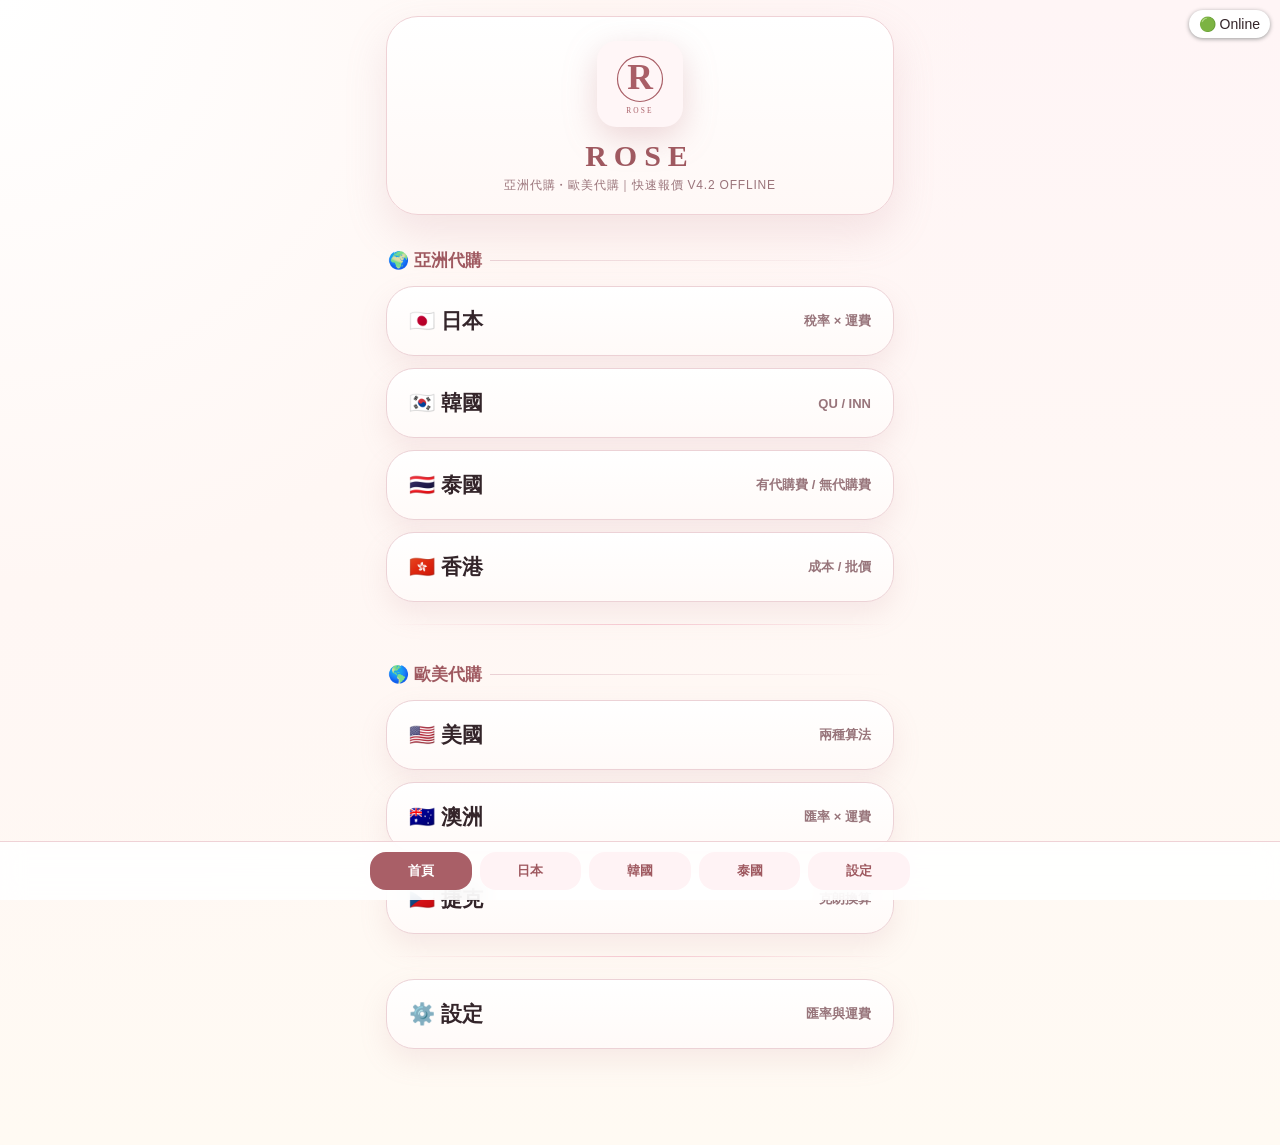
<file: index.html>
<!doctype html>
<!-- ROSE v4.2 Offline Stable -->
<html lang="zh-Hant">
<head>
  <meta charset="utf-8" />
  <meta name="viewport" content="width=device-width, initial-scale=1, viewport-fit=cover" />
  <meta name="theme-color" content="#a95f67" />
  <meta name="apple-mobile-web-app-capable" content="yes" />
  <meta name="apple-mobile-web-app-title" content="ROSE" />
  <meta name="apple-mobile-web-app-status-bar-style" content="default" />
  <title>ROSE</title>
  <link rel="manifest" href="manifest.json" />
  <style>
    :root{--pink:#f4728b;--pink2:#fff1f4;--ink:#3f2d34;--muted:#8c6b75;--card:#fff;--line:#f5c7d0;--cream:#fff8ef;--green:#ecfdf3;--blue:#eff6ff;--purple:#f7f0ff;}
    *{box-sizing:border-box} body{margin:0;background:linear-gradient(180deg,#fff4f7,#fffaf3);font-family:-apple-system,BlinkMacSystemFont,"Segoe UI",sans-serif;color:var(--ink)}
    .app{max-width:540px;margin:0 auto;min-height:100vh;padding:18px 16px 96px}.top{text-align:center;padding:12px 0 18px}.logo{font-size:34px}.title{font-weight:900;font-size:28px}.sub{color:var(--muted);font-size:13px;margin-top:4px}.grid{display:grid;gap:12px}.group-title{grid-column:1/-1;font-size:18px;font-weight:950;color:#9b4054;margin:14px 2px 2px;display:flex;align-items:center;gap:8px}.group-title::after{content:"";height:1px;flex:1;background:linear-gradient(90deg,#f5c7d0,transparent)}.btn{width:100%;border:1px solid var(--line);background:#fff;border-radius:24px;padding:19px 22px;display:flex;align-items:center;justify-content:space-between;font-weight:850;font-size:21px;box-shadow:0 8px 24px #f6b8c533;cursor:pointer;color:var(--ink)}.btn small{font-size:13px;color:var(--muted);font-weight:650}.sep{height:1px;background:linear-gradient(90deg,transparent,#f5c7d0,transparent);margin:10px 0}.page{display:none}.page.active{display:block}.nav{display:flex;align-items:center;gap:12px;margin:8px 0 18px}.back{border:0;background:#fff;border-radius:50%;width:42px;height:42px;font-size:22px;box-shadow:0 8px 20px #e7b5be55;cursor:pointer}.h1{font-size:24px;font-weight:900}.panel{background:#fff;border:1px solid var(--line);border-radius:24px;padding:18px;margin-bottom:14px;box-shadow:0 8px 24px #f6b8c533}.field{margin:10px 0}.field label{display:block;font-weight:800;margin:0 0 7px;font-size:14px}.field .wrap{display:flex;align-items:center;background:#fff;border:2px solid #ffd1db;border-radius:18px;padding:0 14px}.field input{border:0;outline:0;padding:16px 4px;font-size:20px;flex:1;min-width:0;background:transparent}.unit{color:var(--muted);font-weight:800}.primary{border:0;background:var(--pink);color:white;font-size:20px;font-weight:900;border-radius:20px;width:100%;padding:17px;box-shadow:0 10px 20px #f4728b55;cursor:pointer}.settings-link{border:1px dashed var(--line);background:#fff;border-radius:18px;padding:12px;font-weight:800;color:#9b4054;cursor:pointer;width:100%;margin-top:10px}.result-grid{display:grid;gap:12px;margin-top:14px}.card{border-radius:22px;padding:16px;box-shadow:0 8px 24px #d9b8bf33}.card:nth-child(6n+1){background:#ffe6ee}.card:nth-child(6n+2){background:#fff0d8}.card:nth-child(6n+3){background:#eaf8f0}.card:nth-child(6n+4){background:#eaf2ff}.card:nth-child(6n+5){background:#f4eafe}.card:nth-child(6n+6){background:#fff6d9}.card h3{margin:0 0 12px;font-size:18px}.row{display:flex;justify-content:space-between;gap:12px;background:#ffffffcc;margin:8px 0;padding:11px 12px;border-radius:14px;font-weight:800}.row span:first-child{color:#7b5a63}.money{color:#e33f6a;font-size:19px}.kpi{display:grid;grid-template-columns:1fr 1fr;gap:10px}.kpi .row{display:block;text-align:center}.kpi b{display:block;font-size:24px;margin-top:4px;color:#e33f6a}.pill{display:inline-flex;padding:8px 12px;border-radius:999px;background:#fff;color:#9b4054;font-weight:800;font-size:13px;margin-bottom:12px}.settings-table{display:grid;gap:10px}.setting-row{display:grid;grid-template-columns:1fr 126px;gap:10px;align-items:center}.setting-row input{border:1px solid var(--line);border-radius:12px;padding:10px;font-size:16px}.note{font-size:13px;color:var(--muted);line-height:1.5}.bottom{position:fixed;left:0;right:0;bottom:0;background:#ffffffdd;backdrop-filter:blur(12px);border-top:1px solid #f3c7d0;padding:10px 12px}.tabs{max-width:540px;margin:0 auto;display:grid;grid-template-columns:repeat(5,1fr);gap:8px}.tab{border:0;background:#fff0f4;border-radius:16px;padding:10px 4px;font-weight:900;color:#9b4054;cursor:pointer}.tab.active{background:var(--pink);color:#fff}.two{display:grid;grid-template-columns:1fr 1fr;gap:10px}.hidden{display:none!important}.setting-title{font-weight:950;color:#9b4054;margin:18px 0 6px;font-size:17px}.setting-hint{font-size:13px;color:var(--muted);line-height:1.55;background:#fff7f9;border:1px dashed var(--line);border-radius:16px;padding:10px 12px;margin:0 0 12px}
  
/* ROSE v4.2 visual polish */
:root{
  --pink:#a95f67;
  --pink2:#fff2f4;
  --ink:#34252a;
  --muted:#8f6d73;
  --line:#ecd2d6;
}
body{
  background:
    radial-gradient(circle at top left,#fff 0,#fff7f4 34%,transparent 58%),
    linear-gradient(180deg,#fff5f6,#fffaf3);
}
.app{padding-top:16px}
.top{
  background:linear-gradient(180deg,#fff,#fff8f6);
  border:1px solid #efd2d6;
  border-radius:32px;
  padding:24px 18px 20px;
  margin-bottom:18px;
  box-shadow:0 18px 42px #c58b9330;
}
.logo img{
  width:86px;
  filter:drop-shadow(0 10px 16px #b76b7342);
}
.title{
  font-family:Georgia,'Times New Roman',serif;
  letter-spacing:7px;
  color:#9f5960;
  font-size:30px;
  margin-top:4px;
}
.sub{
  color:#9a747a;
  letter-spacing:.8px;
  font-size:12px;
  text-transform:uppercase;
}
.group-title{
  color:#9f5960;
  font-size:17px;
  margin-top:16px;
}
.group-title::after{
  background:linear-gradient(90deg,#ead0d4,transparent);
}
.btn{
  background:linear-gradient(180deg,#ffffff,#fffaf8);
  border-color:#ecd2d6;
  border-radius:28px;
  padding:20px 22px;
  box-shadow:0 12px 28px #c58b9326;
  transition:transform .12s ease,box-shadow .12s ease,border-color .12s ease;
}
.btn:active{
  transform:scale(.985);
  box-shadow:0 6px 16px #c58b9330;
}
.btn span{letter-spacing:.2px}
.btn small{color:#98757b}
.panel{
  border-color:#ecd2d6;
  border-radius:28px;
  box-shadow:0 14px 34px #c58b9326;
}
.field .wrap{
  border-color:#efd0d6;
  border-radius:20px;
}
.primary{
  background:#a95f67;
  box-shadow:0 12px 24px #a95f6742;
}
.settings-link{
  color:#9f5960;
  border-color:#e7c3ca;
}
.card{
  border:1px solid #efd6d9;
  border-radius:26px;
  box-shadow:0 14px 32px #c58b9324;
}
.card h3{
  color:#8f4f57;
  letter-spacing:.4px;
}
.row{
  border-radius:16px;
}
.money{
  color:#a95f67;
}
.pill{
  background:#fff4f5;
  color:#9f5960;
}
.back{
  box-shadow:0 10px 22px #c58b9330;
}
.bottom{
  border-top-color:#efd2d6;
}
.tab{
  background:#fff3f5;
  color:#9f5960;
}
.tab.active{
  background:#a95f67;
  color:#fff;
}
.setting-title{
  color:#9f5960;
}
.setting-hint{
  background:#fff7f8;
  border-color:#ecd2d6;
}

</style>
</head>
<body><div id="netStatus" style="position:fixed;top:10px;right:10px;background:#fff;padding:6px 10px;border-radius:20px;box-shadow:0 1px 4px #999;z-index:9999;font:14px sans-serif">🟢 Online</div>
<div class="app">
  <section id="home" class="page active">
    <div class="top"><div class="logo"><img src="icon.svg" width="82" alt="ROSE"></div><div class="title">ROSE</div><div class="sub">亞洲代購・歐美代購｜快速報價 v4.2 Offline</div></div>
    <div class="grid">
      <div class="group-title">🌍 亞洲代購</div>
      <button class="btn" onclick="show('jp')"><span>🇯🇵 日本</span><small>稅率 × 運費</small></button>
      <button class="btn" onclick="show('kr')"><span>🇰🇷 韓國</span><small>QU / INN</small></button>
      <button class="btn" onclick="show('th')"><span>🇹🇭 泰國</span><small>有代購費 / 無代購費</small></button>
      <button class="btn" onclick="show('hk')"><span>🇭🇰 香港</span><small>成本 / 批價</small></button>
      <div class="sep"></div>
      <div class="group-title">🌎 歐美代購</div>
      <button class="btn" onclick="show('us')"><span>🇺🇸 美國</span><small>兩種算法</small></button>
      <button class="btn" onclick="show('au')"><span>🇦🇺 澳洲</span><small>匯率 × 運費</small></button>
      <button class="btn" onclick="show('cz')"><span>🇨🇿 捷克</span><small>克朗換算</small></button>
      <div class="sep"></div>
      <button class="btn" onclick="show('settings')"><span>⚙️ 設定</span><small>匯率與運費</small></button>
    </div>
  </section>
  <section id="jp" class="page"></section><section id="kr" class="page"></section><section id="th" class="page"></section>
  <section id="us" class="page"></section><section id="hk" class="page"></section><section id="au" class="page"></section><section id="cz" class="page"></section><section id="settings" class="page"></section>
</div>
<div class="bottom"><div class="tabs">
  <button class="tab active" onclick="show('home')">首頁</button><button class="tab" onclick="show('jp')">日本</button><button class="tab" onclick="show('kr')">韓國</button><button class="tab" onclick="show('th')">泰國</button><button class="tab" onclick="show('settings')">設定</button>
</div></div>
<script>
const defaults={jpRate:.21,jpShips:[.20,.22,.24,.25,.27,.28],krQuFee:1.03,krQuRate1:39,krQuRate2:40,krQuAir1:.26,krQuAir2:.21,krQuSea:.16,krHongRate1:40,krHongRate2:42,krHongAir:.23,krHongSea:.146,thRate:1,thShip:.17,thWeightShip:.18,usRate:32,usFeeA:1.08,usShipA:180,usFeeB:1.07,usShipB:5,hkRateCost:3.8,hkRateWholesale:5,hkBuyerFee:0,hkBuyerFeeWholesale:30,hkShipRateCost:4.2,hkShipRateWholesale:5,hkShipPerG:.15,auRate:23,auShip:.175,czRate:1.4,czShip:.3};
let st=JSON.parse(localStorage.getItem('roseSettings')||localStorage.getItem('abbySettings')||'{}'); st={...defaults,...st};
const fmt=n=>'NT$ '+(isFinite(n)?Math.round(n).toLocaleString('zh-TW'):'0');
const fmt2=n=>'NT$ '+(isFinite(n)?Math.round(n).toLocaleString('zh-TW'):'0');
function save(){localStorage.setItem('roseSettings',JSON.stringify(st));}
function show(id){document.querySelectorAll('.page').forEach(p=>p.classList.remove('active'));document.getElementById(id).classList.add('active');document.querySelectorAll('.tab').forEach(t=>t.classList.remove('active')); const map={home:0,jp:1,kr:2,th:3,settings:4}; if(map[id]!=null)document.querySelectorAll('.tab')[map[id]].classList.add('active'); window.scrollTo(0,0)}
function nav(title){return `<div class="nav"><button class="back" onclick="show('home')">‹</button><div class="h1">${title}</div></div>`}
function input(id,label,unit,val=0){return `<div class="field"><label>${label}</label><div class="wrap"><input id="${id}" type="number" inputmode="decimal" value="${val}" oninput="calcAll()"><span class="unit">${unit}</span></div></div>`}
function jpCost(p,w,tax,ship){return p*tax*st.jpRate+w*ship}
function renderJP(){document.getElementById('jp').innerHTML=nav('🇯🇵 日本報價')+`<div class="panel">${input('jpPrice','商品價格（日幣）','¥',100)}${input('jpWeight','重量','g',100)}<button class="primary" onclick="calcAll()">開始計算</button><button class="settings-link" onclick="show('settings')">調整日本匯率 / 運費</button></div><div id="jpResults" class="result-grid"></div>`;calcAll()}
function calcJP(){let p=+document.getElementById('jpPrice')?.value||0,w=+document.getElementById('jpWeight')?.value||0;let html=`<div class="panel kpi"><div class="row">商品<b>¥ ${p.toLocaleString()}</b></div><div class="row">重量<b>${w} g</b></div></div>`;st.jpShips.forEach(ship=>{let a=jpCost(p,w,1.1,ship),b=jpCost(p,w,1.08,ship),c=jpCost(p,w,1,ship);html+=`<div class="card"><h3>運費 ${ship.toFixed(2)}</h3><div class="row"><span>10%稅 成本</span><span class="money">${fmt(a)}</span></div><div class="row"><span>8%稅 成本</span><span class="money">${fmt(b)}</span></div><div class="row"><span>稅込 成本</span><span class="money">${fmt(c)}</span></div></div>`});document.getElementById('jpResults').innerHTML=html}
function renderKR(){document.getElementById('kr').innerHTML=nav('🇰🇷 韓國報價')+`<div class="panel"><span class="pill">QU 模式</span>${input('krQuPrice','韓元價格','₩',28000)}${input('krQuWeight','重量','g',900)}<span class="pill">INN 模式</span>${input('krHongPrice','韓元價格','₩',10000)}${input('krHongWeight','重量','g',200)}<button class="primary" onclick="calcAll()">開始計算</button></div><div id="krResults" class="result-grid"></div>`;calcAll()}
function calcKR(){let p=+document.getElementById('krQuPrice')?.value||0,w=+document.getElementById('krQuWeight')?.value||0,hp=+document.getElementById('krHongPrice')?.value||0,hw=+document.getElementById('krHongWeight')?.value||0;let qAir1=p*st.krQuFee/st.krQuRate1+w*st.krQuAir1,qAir2=p*st.krQuFee/st.krQuRate2+w*st.krQuAir2,qSea1=p*st.krQuFee/st.krQuRate1+w*st.krQuSea,qSea2=p*st.krQuFee/st.krQuRate2+w*st.krQuSea;let hAir1=hp/st.krHongRate1+hw*st.krHongAir,hAir2=hp/st.krHongRate2+hw*st.krHongAir,hSea1=hp/st.krHongRate1+hw*st.krHongSea,hSea2=hp/st.krHongRate2+hw*st.krHongSea;document.getElementById('krResults').innerHTML=`<div class="card"><h3>QU 空運</h3><div class="row"><span>匯率 ${st.krQuRate1}｜運費 ${st.krQuAir1}/g</span><span class="money">${fmt(qAir1)}</span></div><div class="row"><span>匯率 ${st.krQuRate2}｜運費 ${st.krQuAir2}/g</span><span class="money">${fmt(qAir2)}</span></div></div><div class="card"><h3>QU 海運</h3><div class="row"><span>匯率 ${st.krQuRate1}｜運費 ${st.krQuSea}/g</span><span class="money">${fmt(qSea1)}</span></div><div class="row"><span>匯率 ${st.krQuRate2}｜運費 ${st.krQuSea}/g</span><span class="money">${fmt(qSea2)}</span></div></div><div class="card"><h3>INN 空運</h3><div class="row"><span>匯率 ${st.krHongRate1}｜運費 ${st.krHongAir}/g</span><span class="money">${fmt(hAir1)}</span></div><div class="row"><span>匯率 ${st.krHongRate2}｜運費 ${st.krHongAir}/g</span><span class="money">${fmt(hAir2)}</span></div></div><div class="card"><h3>INN 海運</h3><div class="row"><span>匯率 ${st.krHongRate1}｜運費 ${st.krHongSea}/g</span><span class="money">${fmt(hSea1)}</span></div><div class="row"><span>匯率 ${st.krHongRate2}｜運費 ${st.krHongSea}/g</span><span class="money">${fmt(hSea2)}</span></div></div>`}
function renderTH(){document.getElementById('th').innerHTML=nav('🇹🇭 泰國報價')+`<div class="panel"><span class="pill">有代購費</span>${input('thPrice','泰銖價格','฿',100)}${input('thWeight','重量','g',100)}<span class="pill">無代購費</span>${input('thWPrice','泰銖價格','฿',210)}${input('thWWeight','重量','g',400)}<button class="primary" onclick="calcAll()">開始計算</button></div><div id="thResults" class="result-grid"></div>`;calcAll()}
function calcTH(){let p=+document.getElementById('thPrice')?.value||0,w=+document.getElementById('thWeight')?.value||0,wp=+document.getElementById('thWPrice')?.value||0,ww=+document.getElementById('thWWeight')?.value||0;let cost=Math.round(p*1.1*st.thRate+w*st.thShip);let base=Math.round(wp*st.thRate+ww*st.thShip);let agent=Math.round(base*1.1);document.getElementById('thResults').innerHTML=`<div class="card"><h3>有代購費</h3><div class="row"><span>成本</span><span class="money">${fmt(cost)}</span></div></div><div class="card"><h3>無代購費</h3><div class="row"><span>成本</span><span class="money">${fmt(base)}</span></div><div class="row"><span>代購費10%</span><span>${fmt(agent)}</span></div></div>`}

function renderUS(){document.getElementById('us').innerHTML=nav('🇺🇸 美國報價')+`<div class="panel"><span class="pill">算法A：商品×代購×匯率 + 磅×運費</span>${input('usAUsd','美金價格','$',10.99)}${input('usALb','重量','lb',1.37)}<span class="pill">算法B：(商品×代購 + 磅×運費)×匯率</span>${input('usBUsd','美金價格','$',10.99)}${input('usBLb','重量','lb',1.37)}<span class="pill">克磅換算</span>${input('usG','克轉磅','g',500)}${input('usLb','磅轉克','lb',1)}<button class="primary" onclick="calcAll()">開始計算</button></div><div id="usResults" class="result-grid"></div>`;calcAll()}
function calcUS(){let a=+document.getElementById('usAUsd')?.value||0,alb=+document.getElementById('usALb')?.value||0,b=+document.getElementById('usBUsd')?.value||0,blb=+document.getElementById('usBLb')?.value||0,g=+document.getElementById('usG')?.value||0,lb=+document.getElementById('usLb')?.value||0;let ares=a*st.usFeeA*st.usRate+alb*st.usShipA;let bres=(b*st.usFeeB+blb*st.usShipB)*st.usRate;document.getElementById('usResults').innerHTML=`<div class="card"><h3>算法A</h3><div class="row"><span>結果</span><span class="money">${fmt2(ares)}</span></div></div><div class="card"><h3>算法B</h3><div class="row"><span>結果</span><span class="money">${fmt2(bres)}</span></div></div><div class="card"><h3>重量換算</h3><div class="row"><span>${g} g =</span><span class="money">${(g*0.0022046).toFixed(4)} lb</span></div><div class="row"><span>${lb} lb =</span><span class="money">${(lb/0.0022046).toFixed(2)} g</span></div></div>`}
function renderHK(){document.getElementById('hk').innerHTML=nav('🇭🇰 香港報價')+`<div class="panel"><span class="pill">模式1：折扣＋買手費</span>${input('hkPrice','港幣價格','HK$',125)}${input('hkDiscount','折扣','×',1)}<span class="pill">模式2：重量運費</span>${input('hkWPrice','港幣價格','HK$',20)}${input('hkWeightFee','重量運費','NT$',85)}${input('hkWDiscount','折扣','×',1)}<button class="primary" onclick="calcAll()">開始計算</button></div><div id="hkResults" class="result-grid"></div>`;calcAll()}
function calcHK(){let p=+document.getElementById('hkPrice')?.value||0,d=+document.getElementById('hkDiscount')?.value||0,wp=+document.getElementById('hkWPrice')?.value||0,wf=+document.getElementById('hkWeightFee')?.value||0,wd=+document.getElementById('hkWDiscount')?.value||0;let c=p*d*st.hkRateCost+st.hkBuyerFee,wh=p*d*st.hkRateWholesale+st.hkBuyerFeeWholesale;let c2=wp*wd*st.hkShipRateCost+wf*st.hkShipPerG,wh2=wp*wd*st.hkShipRateWholesale+wf*st.hkShipPerG;document.getElementById('hkResults').innerHTML=`<div class="card"><h3>模式1：折扣＋買手費</h3><div class="row"><span>成本</span><span class="money">${fmt2(c)}</span></div><div class="row"><span>批價</span><span>${fmt2(wh)}</span></div></div><div class="card"><h3>模式2：重量運費</h3><div class="row"><span>成本</span><span class="money">${fmt2(c2)}</span></div><div class="row"><span>批價</span><span>${fmt2(wh2)}</span></div></div>`}
function renderAU(){document.getElementById('au').innerHTML=nav('🇦🇺 澳洲報價')+`<div class="panel">${input('auPrice','澳幣價格','A$',30)}${input('auWeight','重量','g',150)}<button class="primary" onclick="calcAll()">開始計算</button></div><div id="auResults" class="result-grid"></div>`;calcAll()}
function calcAU(){let p=+document.getElementById('auPrice')?.value||0,w=+document.getElementById('auWeight')?.value||0;let res=p*st.auRate+w*st.auShip;document.getElementById('auResults').innerHTML=`<div class="card"><h3>澳洲小計</h3><div class="row"><span>結果</span><span class="money">${fmt2(res)}</span></div></div>`}
function renderCZ(){document.getElementById('cz').innerHTML=nav('🇨🇿 捷克報價')+`<div class="panel">${input('czPrice','克朗價格','Kč',119.9)}${input('czWeight','重量','g',150)}<button class="primary" onclick="calcAll()">開始計算</button></div><div id="czResults" class="result-grid"></div>`;calcAll()}
function calcCZ(){let p=+document.getElementById('czPrice')?.value||0,w=+document.getElementById('czWeight')?.value||0;let res=p*st.czRate+w*st.czShip;document.getElementById('czResults').innerHTML=`<div class="card"><h3>捷克小計</h3><div class="row"><span>結果</span><span class="money">${fmt2(res)}</span></div></div>`}
function settingTitle(t){return `<div class="setting-title">${t}</div>`}
function settingInput(k,l,step='0.001'){return `<div class="setting-row"><label>${l}</label><input id="set_${k}" type="number" step="${step}" value="${st[k]}"></div>`}
function renderSettings(){let shipHtml=st.jpShips.map((v,i)=>`<div class="setting-row"><label>日本運費 ${i+1}</label><input id="jpShip${i}" type="number" step="0.01" value="${v}"></div>`).join('');document.getElementById('settings').innerHTML=nav('⚙️ 設定')+`<div class="panel"><div class="setting-hint">韓國運費為「每 g 運費」。例如 0.26 代表每公克 0.26 元；不需要運費就填 0。</div><div class="settings-table">${settingTitle('🇯🇵 日本')}${settingInput('jpRate','日幣匯率')}${shipHtml}${settingTitle('🇰🇷 韓國 QU')}${settingInput('krQuRate1','QU 匯率1')}${settingInput('krQuRate2','QU 匯率2')}${settingInput('krQuAir1','QU 空運運費1 / 每g')}${settingInput('krQuAir2','QU 空運運費2 / 每g')}${settingInput('krQuSea','QU 海運運費 / 每g')}${settingInput('krQuFee','QU 代購費倍率')}${settingTitle('🇰🇷 韓國 INN')}${settingInput('krHongRate1','INN 匯率1')}${settingInput('krHongRate2','INN 匯率2')}${settingInput('krHongAir','INN 空運運費 / 每g')}${settingInput('krHongSea','INN 海運運費 / 每g')}${settingTitle('🇹🇭 泰國')}${settingInput('thRate','泰銖匯率')}${settingInput('thShip','有代購運費 / 每g')}${settingInput('thWeightShip','無代購運費 / 每g')}${settingTitle('🇺🇸 美國')}${settingInput('usRate','美金匯率')}${settingInput('usFeeA','算法A代購費倍率')}${settingInput('usShipA','算法A運費')}${settingInput('usFeeB','算法B代購費倍率')}${settingInput('usShipB','算法B運費')}${settingTitle('🇭🇰 香港')}${settingInput('hkRateCost','港幣成本匯率')}${settingInput('hkRateWholesale','港幣批價匯率')}${settingInput('hkBuyerFee','買手費成本')}${settingInput('hkBuyerFeeWholesale','買手費批價')}${settingInput('hkShipRateCost','重量成本匯率')}${settingInput('hkShipRateWholesale','重量批價匯率')}${settingInput('hkShipPerG','香港重量運費 / 每g')}${settingTitle('🇦🇺 澳洲')}${settingInput('auRate','澳幣匯率')}${settingInput('auShip','澳洲運費 / 每g')}${settingTitle('🇨🇿 捷克')}${settingInput('czRate','捷克匯率')}${settingInput('czShip','捷克運費 / 每g')}</div><button class="primary" style="margin-top:16px" onclick="saveSettings()">儲存設定</button><p class="note">設定會存在這台手機/電腦的瀏覽器裡。換裝置要重新設定。</p></div>`}
function saveSettings(){Object.keys(defaults).forEach(k=>{if(k==='jpShips')return;let el=document.getElementById('set_'+k);if(el)st[k]=+el.value});st.jpShips=st.jpShips.map((_,i)=>+document.getElementById('jpShip'+i).value||0);save();alert('已儲存設定');renderAll();show('settings')}
function calcAll(){if(document.getElementById('jpResults'))calcJP();if(document.getElementById('krResults'))calcKR();if(document.getElementById('thResults'))calcTH();if(document.getElementById('usResults'))calcUS();if(document.getElementById('hkResults'))calcHK();if(document.getElementById('auResults'))calcAU();if(document.getElementById('czResults'))calcCZ()}
function renderAll(){renderJP();renderKR();renderTH();renderUS();renderHK();renderAU();renderCZ();renderSettings()}
renderAll();
if('serviceWorker' in navigator){navigator.serviceWorker.register('./sw.js').catch(()=>{})}
</script>

<script>
function updateNet(){const e=document.getElementById('netStatus');e.textContent=navigator.onLine?'🟢 Online':'🌹 Offline Ready';}
window.addEventListener('online',updateNet);window.addEventListener('offline',updateNet);
document.addEventListener('DOMContentLoaded',()=>{
updateNet();
document.querySelectorAll('input,select,textarea').forEach(el=>{
el.addEventListener('change',()=>{
try{localStorage.setItem('rose_autosave_'+(el.id||el.name||Math.random()),el.value);}catch(e){}
let t=document.getElementById('autosaveToast');
if(!t){t=document.createElement('div');t.id='autosaveToast';t.style='position:fixed;bottom:18px;right:18px;background:#2d7;color:#fff;padding:8px 12px;border-radius:8px;z-index:9999';document.body.appendChild(t);}
t.textContent='💾 已自動儲存 ✅';t.style.display='block';clearTimeout(window._ast);window._ast=setTimeout(()=>t.style.display='none',1200);
});
});
});
</script></body>
</html>
</file>
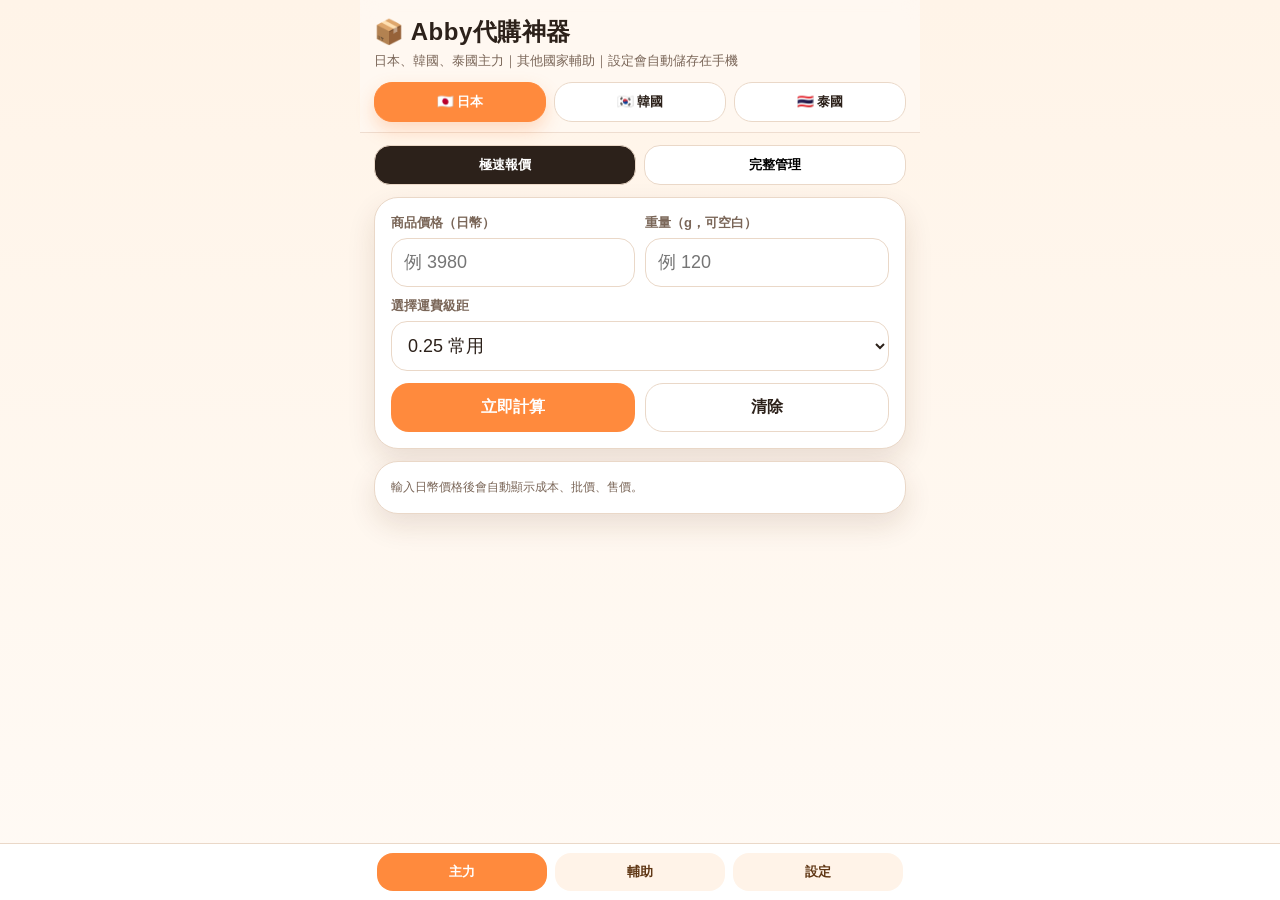
<file: abby_pwa/index.html>
<!doctype html>
<html lang="zh-Hant">
<head>
  <meta charset="utf-8">
  <meta name="viewport" content="width=device-width, initial-scale=1, viewport-fit=cover">
  <meta name="theme-color" content="#ff8a3d">
  <meta name="apple-mobile-web-app-capable" content="yes">
  <meta name="apple-mobile-web-app-title" content="Abby代購神器">
  <title>Abby代購神器</title>
  <link rel="manifest" href="manifest.webmanifest">
  <style>
    :root{--bg:#fff8f1;--card:#fff;--ink:#2c211a;--muted:#7a6658;--brand:#ff8a3d;--brand2:#ffb26f;--line:#ead8c8;--good:#138a52;--shadow:0 12px 28px rgba(82,45,16,.12)}
    *{box-sizing:border-box} body{margin:0;font-family:-apple-system,BlinkMacSystemFont,"Noto Sans TC","Segoe UI",sans-serif;background:linear-gradient(180deg,#fff4e8,#fffaf5);color:var(--ink)}
    .app{max-width:560px;margin:0 auto;min-height:100svh;padding:18px 14px 96px}.top{position:sticky;top:0;z-index:5;margin:-18px -14px 12px;padding:16px 14px 10px;background:rgba(255,248,241,.92);backdrop-filter:blur(12px);border-bottom:1px solid rgba(234,216,200,.8)}
    h1{margin:0;font-size:24px;letter-spacing:.5px}.sub{color:var(--muted);font-size:13px;margin-top:4px}.tabs{display:grid;grid-template-columns:repeat(3,1fr);gap:8px;margin-top:12px}.tab{border:1px solid var(--line);background:#fff;border-radius:18px;padding:10px 8px;font-weight:800;color:var(--ink)}.tab.active{background:var(--brand);color:white;border-color:var(--brand);box-shadow:0 8px 18px rgba(255,138,61,.28)}
    .section{display:none}.section.active{display:block}.card{background:var(--card);border:1px solid var(--line);border-radius:24px;padding:16px;margin:12px 0;box-shadow:var(--shadow)}.grid{display:grid;grid-template-columns:1fr 1fr;gap:10px}.grid3{display:grid;grid-template-columns:repeat(3,1fr);gap:8px}.full{grid-column:1/-1}label{display:block;font-size:13px;color:var(--muted);font-weight:700;margin-bottom:6px}input,select{width:100%;border:1px solid var(--line);border-radius:16px;padding:13px 12px;font-size:18px;background:#fff;color:var(--ink);outline:none}input:focus,select:focus{border-color:var(--brand);box-shadow:0 0 0 3px rgba(255,138,61,.16)}
    .btns{display:grid;grid-template-columns:1fr 1fr;gap:10px;margin-top:12px}.btn{border:0;border-radius:18px;padding:13px;font-size:16px;font-weight:900;background:var(--brand);color:#fff}.btn.secondary{background:#fff;color:var(--ink);border:1px solid var(--line)}.result{display:grid;gap:8px}.row{display:flex;align-items:center;justify-content:space-between;gap:12px;background:#fffaf6;border:1px dashed #e7c9ae;border-radius:18px;padding:12px}.row b{font-size:14px}.money{font-size:23px;font-weight:950;color:var(--good)}.small{font-size:12px;color:var(--muted);line-height:1.6}.pill{display:inline-flex;padding:4px 9px;border-radius:999px;background:#fff0e3;color:#a65015;font-weight:800;font-size:12px;margin-left:4px}.mode{display:flex;gap:8px;margin:10px 0}.mode button{flex:1;border-radius:16px;border:1px solid var(--line);background:white;padding:10px;font-weight:900}.mode button.active{background:#2c211a;color:white}.hide{display:none}.footerNav{position:fixed;bottom:0;left:0;right:0;background:rgba(255,255,255,.94);backdrop-filter:blur(12px);border-top:1px solid var(--line);padding:9px 10px calc(9px + env(safe-area-inset-bottom));display:flex;justify-content:center;gap:8px}.footerNav button{width:31%;max-width:170px;border:0;border-radius:16px;padding:10px 4px;background:#fff3e8;color:#603715;font-weight:900}.footerNav button.active{background:var(--brand);color:white}.quote{font-size:13px;color:var(--muted);margin-top:8px}.settingsTitle{font-size:17px;font-weight:950;margin:10px 0 4px}.danger{color:#b94b21;font-weight:800}.quickBtns{display:flex;gap:8px;flex-wrap:wrap;margin-top:8px}.quickBtns button{border:1px solid var(--line);background:white;border-radius:999px;padding:8px 10px;font-weight:800}.notice{background:#2c211a;color:white;border-radius:20px;padding:14px;margin:12px 0;font-size:13px;line-height:1.6}.notice b{color:#ffd9b9}@media (max-width:380px){.grid,.grid3{grid-template-columns:1fr}.money{font-size:20px}}
  </style>
</head>
<body>
<div class="app">
  <div class="top"><h1>📦 Abby代購神器</h1><div class="sub">日本、韓國、泰國主力｜其他國家輔助｜設定會自動儲存在手機</div><div class="tabs" id="mainTabs"><button class="tab active" data-tab="jp">🇯🇵 日本</button><button class="tab" data-tab="kr">🇰🇷 韓國</button><button class="tab" data-tab="th">🇹🇭 泰國</button></div></div>

  <section id="jp" class="section active"><div class="mode"><button class="active" data-mode="jp" data-value="quick">極速報價</button><button data-mode="jp" data-value="full">完整管理</button></div><div class="card"><div class="grid"><div><label>商品價格（日幣）</label><input id="jpPrice" inputmode="decimal" placeholder="例 3980"></div><div><label>重量（g，可空白）</label><input id="jpWeight" inputmode="decimal" placeholder="例 120"></div><div class="full fullOnly jpFull"><label>選擇運費級距</label><select id="jpFreight"><option value="0.25">0.25 常用</option><option value="0.27">0.27 常用</option><option value="0.28">0.28 常用</option><option value="0.20">0.20 隱藏級距</option><option value="0.21">0.21 隱藏級距</option><option value="0.22">0.22 隱藏級距</option><option value="0.23">0.23 隱藏級距</option><option value="0.24">0.24 隱藏級距</option><option value="0.26">0.26 隱藏級距</option><option value="0.29">0.29 隱藏級距</option><option value="0.30">0.30 隱藏級距</option></select></div></div><div class="btns"><button class="btn" onclick="calcAll()">立即計算</button><button class="btn secondary" onclick="clearInputs('jp')">清除</button></div></div><div class="card result" id="jpResult"></div></section>

  <section id="kr" class="section"><div class="mode"><button class="active" data-mode="kr" data-value="quick">極速報價</button><button data-mode="kr" data-value="full">完整管理</button></div><div class="card"><div class="grid"><div><label>商品價格（韓元）</label><input id="krPrice" inputmode="decimal" placeholder="例 28000"></div><div><label>重量（g）</label><input id="krWeight" inputmode="decimal" placeholder="例 900"></div></div><div class="btns"><button class="btn" onclick="calcAll()">立即計算</button><button class="btn secondary" onclick="clearInputs('kr')">清除</button></div></div><div class="card result" id="krResult"></div></section>

  <section id="th" class="section"><div class="mode"><button class="active" data-mode="th" data-value="quick">極速報價</button><button data-mode="th" data-value="full">完整管理</button></div><div class="card"><div class="grid"><div><label>商品價格（泰銖）</label><input id="thPrice" inputmode="decimal" placeholder="例 390"></div><div><label>重量（g）</label><input id="thWeight" inputmode="decimal" placeholder="例 200"></div></div><div class="btns"><button class="btn" onclick="calcAll()">立即計算</button><button class="btn secondary" onclick="clearInputs('th')">清除</button></div></div><div class="card result" id="thResult"></div></section>

  <section id="more" class="section"><div class="card"><div class="settingsTitle">輔助國家</div><div class="grid"><button class="btn secondary" onclick="showAux('us')">🇺🇸 美國</button><button class="btn secondary" onclick="showAux('hk')">🇭🇰 香港</button><button class="btn secondary" onclick="showAux('au')">🇦🇺 澳洲</button><button class="btn secondary" onclick="showAux('cz')">🇨🇿 捷克</button></div></div><div class="card" id="auxBox"><div class="small">選一個國家開始試算。</div></div></section>

  <section id="settings" class="section"><div class="notice">⚙️ <b>完整管理版</b>：匯率、運費、利潤都能改。改完按「儲存設定」，下次打開會保留。</div><div class="card"><div class="settingsTitle">匯率 / 基本參數</div><div class="grid" id="settingsGrid"></div><div class="btns"><button class="btn" onclick="saveSettings();calcAll();">儲存設定</button><button class="btn secondary" onclick="resetSettings()">還原預設</button></div><div class="quote">小提醒：這是 V1 可部署版，公式已先依妳原試算表邏輯整理，正式使用前建議拿 3-5 筆舊報價交叉驗算。</div></div></section>
</div>
<div class="footerNav"><button class="active" data-bottom="main">主力</button><button data-bottom="more">輔助</button><button data-bottom="settings">設定</button></div>
<script>
const defaults={jpRate:.21,jpTax:1.1,jpWholesale:1.1,jpRetail:1.5,krRate:39,krFee:1.03,krAir:.26,krSea:.16,krWholesale:1.1,krRetail:1.5,thRate:.92,thFee:1.1,thFreight:.17,thWholesale:1.2,thRetail:1.5,usRate:32,usFee:1.1,usFreight:12,hkRate:4.1,hkDiscount:1,hkBuyerFee:0,auRate:21,auFreight:.2,czRate:1.45,czFreight:.2};
let cfg={...defaults,...JSON.parse(localStorage.getItem('abbyCfg')||'{}')}; let modes={jp:'quick',kr:'quick',th:'quick'};
function n(id){return parseFloat(document.getElementById(id)?.value)||0} function fmt(x){if(!isFinite(x))return 'NT$0'; return 'NT$'+Math.round(x).toLocaleString('zh-TW')} function row(name,val,note=''){return `<div class="row"><div><b>${name}</b>${note?`<div class="small">${note}</div>`:''}</div><div class="money">${fmt(val)}</div></div>`}
function calcAll(){calcJP();calcKR();calcTH()}
function calcJP(){let p=n('jpPrice'),w=n('jpWeight'),freight=parseFloat(document.getElementById('jpFreight').value);let common=[.25,.27,.28];let html=''; if(!p){document.getElementById('jpResult').innerHTML='<div class="small">輸入日幣價格後會自動顯示成本、批價、售價。</div>';return} if(modes.jp==='quick'){common.forEach(f=>{let cost=p*cfg.jpTax*cfg.jpRate+w*f;html+=row(`成本｜運費 ${f}`,cost)});let base=p*cfg.jpTax*cfg.jpRate+w*.27;html+=row('建議批價',base*cfg.jpWholesale,'以 0.27 運費估算');html+=row('建議售價',base*cfg.jpRetail,'以 0.27 運費估算')}else{let cost=p*cfg.jpTax*cfg.jpRate+w*freight;html+=row('精算成本',cost,`匯率 ${cfg.jpRate}｜消費稅 ${cfg.jpTax}｜運費 ${freight}`);html+=row('批價',cost*cfg.jpWholesale);html+=row('售價',cost*cfg.jpRetail)}document.getElementById('jpResult').innerHTML=html}
function calcKR(){let p=n('krPrice'),w=n('krWeight'); if(!p){document.getElementById('krResult').innerHTML='<div class="small">輸入韓元與重量後，會同時比較空運與海運。</div>';return}let product=p*cfg.krFee/cfg.krRate;let air=product+w*cfg.krAir,sea=product+w*cfg.krSea;let html=row('✈️ 空運成本',air,`代購費 ${cfg.krFee}｜匯率除 ${cfg.krRate}`)+row('🚢 海運成本',sea,`代購費 ${cfg.krFee}｜匯率除 ${cfg.krRate}`);if(modes.kr==='full'){html+=row('空運批價',air*cfg.krWholesale)+row('空運售價',air*cfg.krRetail)+row('海運批價',sea*cfg.krWholesale)+row('海運售價',sea*cfg.krRetail)}document.getElementById('krResult').innerHTML=html}
function calcTH(){let p=n('thPrice'),w=n('thWeight'); if(!p){document.getElementById('thResult').innerHTML='<div class="small">輸入泰銖與重量後，會計算成本、批價、售價。</div>';return}let cost=p*cfg.thFee*cfg.thRate+w*cfg.thFreight;let html=row('成本',cost,`代購費 ${cfg.thFee}｜匯率 ${cfg.thRate}`)+row('批價',cost*cfg.thWholesale)+row('售價',cost*cfg.thRetail);document.getElementById('thResult').innerHTML=html}
function clearInputs(prefix){['Price','Weight'].forEach(k=>{let el=document.getElementById(prefix+k); if(el)el.value=''});calcAll()}
function showAux(type){let labels={us:'🇺🇸 美國',hk:'🇭🇰 香港',au:'🇦🇺 澳洲',cz:'🇨🇿 捷克'};let html=`<div class="settingsTitle">${labels[type]}</div><div class="grid"><div><label>商品金額</label><input id="auxPrice" inputmode="decimal"></div><div><label>重量 / 磅數</label><input id="auxWeight" inputmode="decimal"></div></div><div class="btns"><button class="btn" onclick="calcAux('${type}')">計算</button><button class="btn secondary" onclick="document.getElementById('auxPrice').value='';document.getElementById('auxWeight').value='';document.getElementById('auxOut').innerHTML=''">清除</button></div><div class="result" id="auxOut" style="margin-top:12px"></div>`;document.getElementById('auxBox').innerHTML=html}
function calcAux(t){let p=n('auxPrice'),w=n('auxWeight'),cost=0,note=''; if(t==='us'){cost=(p*cfg.usFee+w*cfg.usFreight)*cfg.usRate;note=`美金匯率 ${cfg.usRate}｜倍率 ${cfg.usFee}｜運費/磅 ${cfg.usFreight}`} if(t==='hk'){cost=p*cfg.hkDiscount*cfg.hkRate+cfg.hkBuyerFee;note=`港幣匯率 ${cfg.hkRate}｜折扣 ${cfg.hkDiscount}｜買手費 ${cfg.hkBuyerFee}`} if(t==='au'){cost=p*cfg.auRate+w*cfg.auFreight;note=`澳幣匯率 ${cfg.auRate}｜重量運費 ${cfg.auFreight}`} if(t==='cz'){cost=p*cfg.czRate+w*cfg.czFreight;note=`捷克匯率 ${cfg.czRate}｜重量運費 ${cfg.czFreight}`} document.getElementById('auxOut').innerHTML=row('成本',cost,note)+row('建議售價',cost*1.5)}
function buildSettings(){let names={jpRate:'日幣匯率',jpTax:'日本消費稅',jpWholesale:'日本批價倍率',jpRetail:'日本售價倍率',krRate:'韓元除數',krFee:'韓國代購費',krAir:'韓國空運/g',krSea:'韓國海運/g',thRate:'泰銖匯率',thFee:'泰國代購費',thFreight:'泰國運費/g',thWholesale:'泰國批價倍率',thRetail:'泰國售價倍率',usRate:'美金匯率',hkRate:'港幣匯率',auRate:'澳幣匯率',czRate:'捷克匯率'};let html='';Object.keys(names).forEach(k=>html+=`<div><label>${names[k]}</label><input id="set_${k}" inputmode="decimal" value="${cfg[k]}"></div>`);document.getElementById('settingsGrid').innerHTML=html}
function saveSettings(){Object.keys(defaults).forEach(k=>{let el=document.getElementById('set_'+k); if(el) cfg[k]=parseFloat(el.value)||0});localStorage.setItem('abbyCfg',JSON.stringify(cfg));alert('設定已儲存 ✅')}
function resetSettings(){if(confirm('確定還原預設設定？')){cfg={...defaults};localStorage.setItem('abbyCfg',JSON.stringify(cfg));buildSettings();calcAll()}}
document.querySelectorAll('#mainTabs .tab').forEach(b=>b.onclick=()=>{document.querySelectorAll('#mainTabs .tab').forEach(x=>x.classList.remove('active'));b.classList.add('active');document.querySelectorAll('.section').forEach(s=>s.classList.remove('active'));document.getElementById(b.dataset.tab).classList.add('active');document.querySelectorAll('.footerNav button').forEach(x=>x.classList.remove('active'));document.querySelector('[data-bottom="main"]').classList.add('active')});
document.querySelectorAll('.footerNav button').forEach(b=>b.onclick=()=>{document.querySelectorAll('.footerNav button').forEach(x=>x.classList.remove('active'));b.classList.add('active');let target=b.dataset.bottom;document.querySelectorAll('.section').forEach(s=>s.classList.remove('active')); if(target==='main'){document.getElementById(document.querySelector('#mainTabs .active').dataset.tab).classList.add('active')}else{document.getElementById(target).classList.add('active')}});
document.querySelectorAll('[data-mode]').forEach(b=>b.onclick=()=>{let m=b.dataset.mode;modes[m]=b.dataset.value;b.parentElement.querySelectorAll('button').forEach(x=>x.classList.remove('active'));b.classList.add('active');document.querySelectorAll('.'+m+'Full').forEach(x=>x.classList.toggle('hide',modes[m]!=='full'));calcAll()});
document.querySelectorAll('input,select').forEach(el=>el.addEventListener('input',calcAll));buildSettings();calcAll(); if('serviceWorker' in navigator){navigator.serviceWorker.register('sw.js').catch(()=>{})}
</script>
</body>
</html>
</file>
